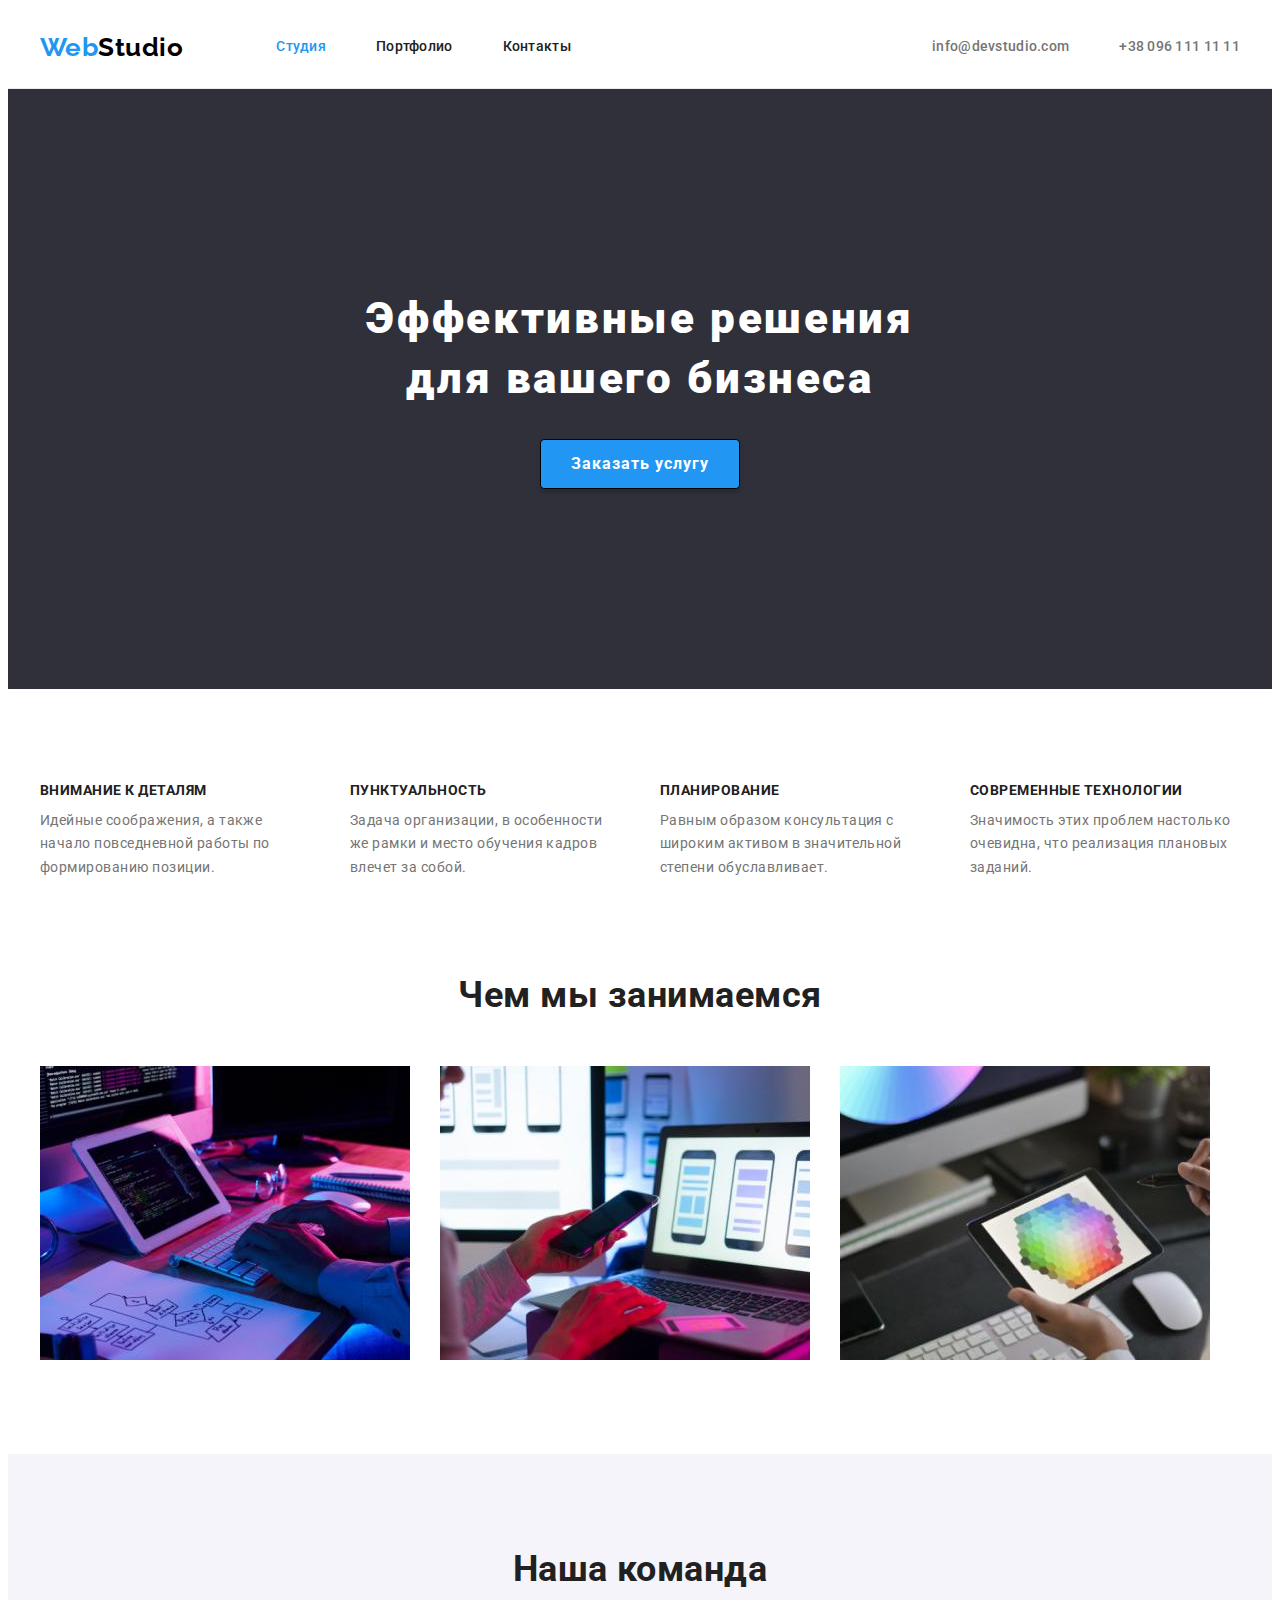
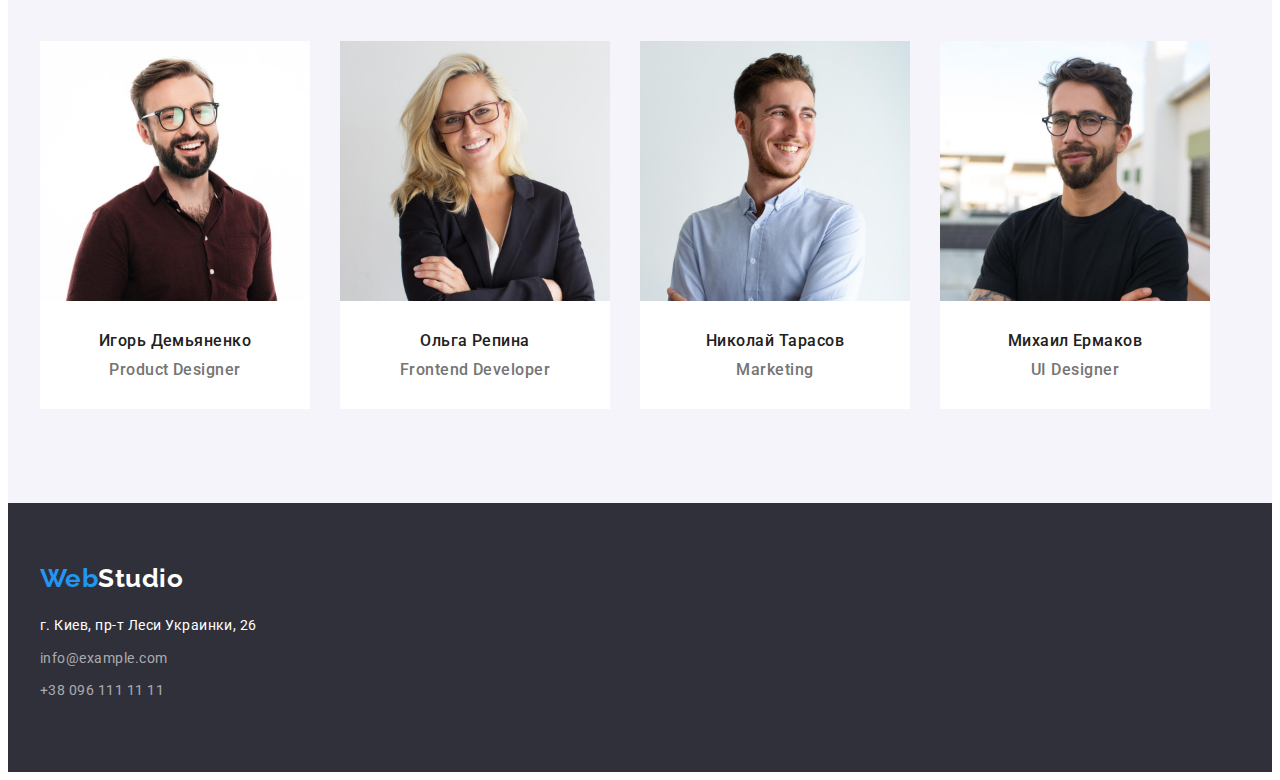
<file: index.html>
<!DOCTYPE html>
<html lang="ru">

<head>
    <meta charset="UTF-8">
    <meta http-equiv="X-UA-Compatible" content="IE=edge">
    <meta name="viewport" content="width=device-width, initial-scale=1.0">
    <title>Document</title>
    <link rel="preconnect" href="https://fonts.googleapis.com">
    <link rel="preconnect" href="https://fonts.gstatic.com" crossorigin>
    <link href="https://fonts.googleapis.com/css2?family=Raleway:wght@700&family=Roboto:wght@400;500;700;900&display=swap"
        rel="stylesheet">
    <link rel="stylesheet" href="https://cdnjs.cloudflare.com/ajax/libs/modern-normalize/1.1.0/modern-normalize.min.css"
        integrity="sha512-wpPYUAdjBVSE4KJnH1VR1HeZfpl1ub8YT/NKx4PuQ5NmX2tKuGu6U/JRp5y+Y8XG2tV+wKQpNHVUX03MfMFn9Q=="
        crossorigin="anonymous" referrerpolicy="no-referrer" />
    <link rel="stylesheet" href="./css/styles.css">
</head>

<body>
    <header class="header-nav">
        <div class="container container-header">
        <nav class="site-nav">
            <a class="webstudio-up link" lang="en" href=""><span class="accent">Web</span>Studio</a>
            <ul class="navigation">
                <li class="navigation-item"><a class="navigation-link accent link" href="./index.html">Студия</a></li>
                <li class="navigation-item"><a class="navigation-link link" href="./portfolio.html">Портфолио</a></li>
                <li class="navigation-item"><a class="navigation-link link" href="">Контакты</a></li>
            </ul>
        </nav>
        <ul class="header-contacts">
            <li class="navigation-item"><a class="header-mail link" lang="en" href="mailto:info@devstudio.com">info@devstudio.com</a></li>
            <li class="navigation-item"><a class="header-phone link" href="tel:+380991111111">+38 096 111 11 11</a></li>
        </ul>
        </div>
    </header>
    <main>
    <section class="hero">
        <div class="container">
            <h1 class="hero-title">Эффективные решения<br>для вашего бизнеса</h1>
            <button type="button" class="button-primary">Заказать услугу</button>
        </div>
    </section>
        
        
    <section class="section">
        <div class="container">
            <h2 class="visually-hidden">Особенности</h2>
            <ul class="features-list">
                <li class="features-item">
                    <h3 class="features-text">Внимание к деталям</h3>
                    <p class="features-description">Идейные соображения, а также начало повседневной работы по
                        формированию позиции.</p>
                </li>
                <li class="features-item">
                    <h3 class="features-text">Пунктуальность</h3>
                    <p class="features-description">Задача организации, в особенности же рамки и место обучения кадров
                        влечет за собой.</p>
                </li>
                <li class="features-item">
                    <h3 class="features-text">Планирование</h3>
                    <p class="features-description">Равным образом консультация с широким активом в значительной степени
                        обуславливает.</p>
                </li>
                <li class="features-item">
                    <h3 class="features-text">Современные технологии</h3>
                    <p class="features-description">Значимость этих проблем настолько очевидна, что реализация плановых
                        заданий.</p>
                </li>
            </ul>
        </div>
        </section>
        
        <section class="section galery-container">
            <div class="container">
            <h2 class="galery">Чем мы занимаемся</h2>
            <ul class="galery-list">
                <li class="galery-item">
                    <img src="./images/box1.jpg" alt="Верстка, рабочий процес" width="370" height="294" />
                </li>
                <li class="galery-item"> 
                    <img src="./images/box2.jpg" alt="Адаптация на смартфон" width="370" height="294" />
                </li>
                <li class="galery-item">
                    <img src="./images/box3.jpg" alt="Подбор цвета на планшете" width="370" height="294" />
                </li> 
            </ul>
            </div>
        </section>
        
        <section class=" section team-container">
            <div class="container">
            <h2 class="team">Наша команда</h2>
            <ul class="team-list">
                <li class="team-item">
                    
                    <img src="./images/img3.jpg" alt="Игорь Демьяненко" width="270" height="260" />
                    
                    <div class="team-person">
                        
                    <h3 class="name">Игорь Демьяненко</h3>
                    <p class="name-description" lang="en">Product Designer</p>
                    </div>
                </li>
                <li class="team-item">
                    
                    <img src="./images/img2.jpg" alt="Ольга Репина" width="270" height="260" />
                    <div class="team-person">
                        <h3 class="name">Ольга Репина</h3>
                        <p class="name-description" lang="en">Frontend Developer</p>
                    </div>
                </li>
                <li class="team-item">
                    
                    <img src="./images/img1.jpg" alt="Николай Тарасов" width="270" height="260" />
                    <div class="team-person">
                    <h3 class="name">Николай Тарасов</h3>
                    <p class="name-description" lang="en">Marketing</p>
                    </div>
                </li>
                <li class="team-item">
                    
                    <img src="./images/img.jpg" alt="Михаил Ермаков" width="270" height="260" />
                    <div class="team-person">
                    <h3 class="name">Михаил Ермаков</h3>
                    <p class="name-description" lang="en">UI Designer</p>
                    </div>
                </li>
            </ul>
            </div>
        </section>
    </main>
    <footer class=" footer-container">
        <div class="container">
        <a class="webstudio-down link" lang="en" href=""><span class="accent">Web</span>Studio</a>
        <address class="contacts">
            <ul class="contacts-list">
                <li class="contacts-item contacts-light">г. Киев, пр-т Леси Украинки, 26</li>
                <li class="contacts-item"><a class="contacts-dark link" lang="en" href="mailto:info@example.com">info@example.com</a></li>
                <li class="contacts-item"><a class="contacts-dark link" href="tel:+380991111111">+38 096 111 11 11</a></li>
            </ul>
        </address>
        </div>
    </footer>
</body>
</html>
</file>
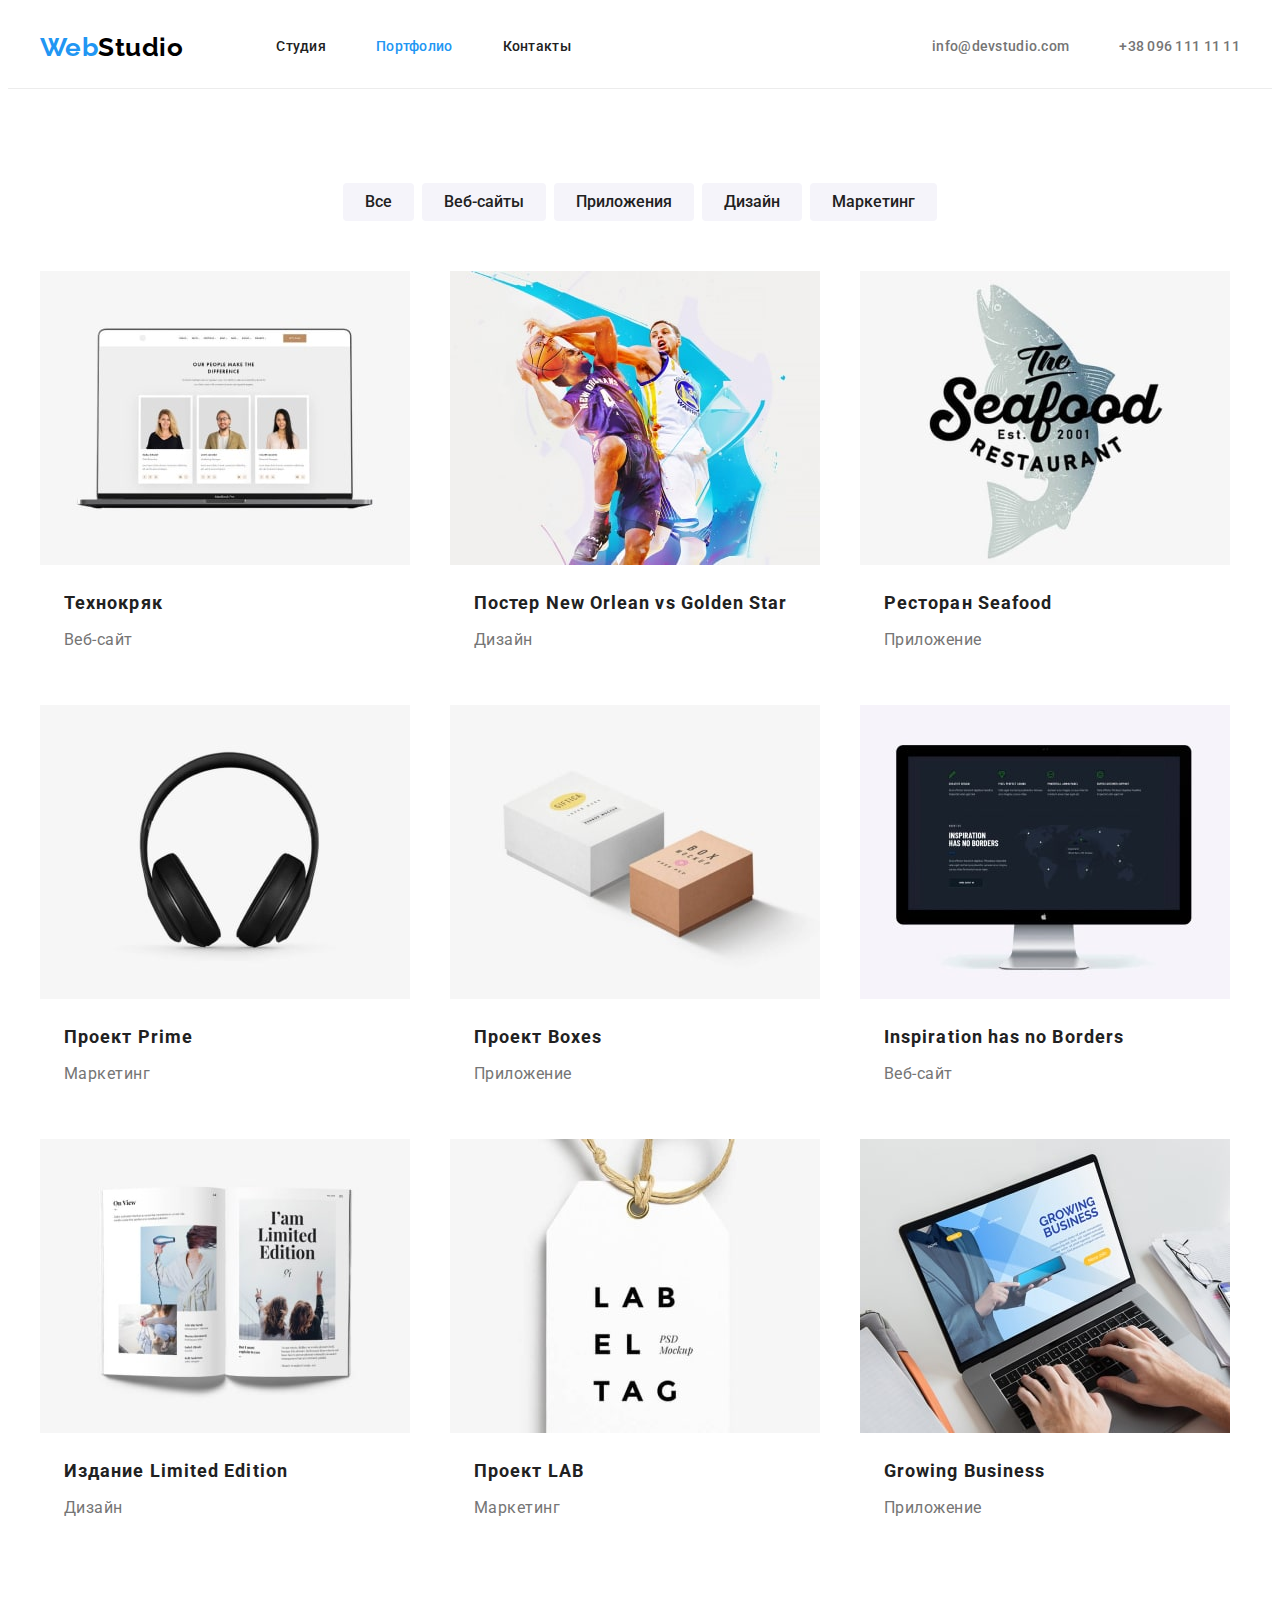
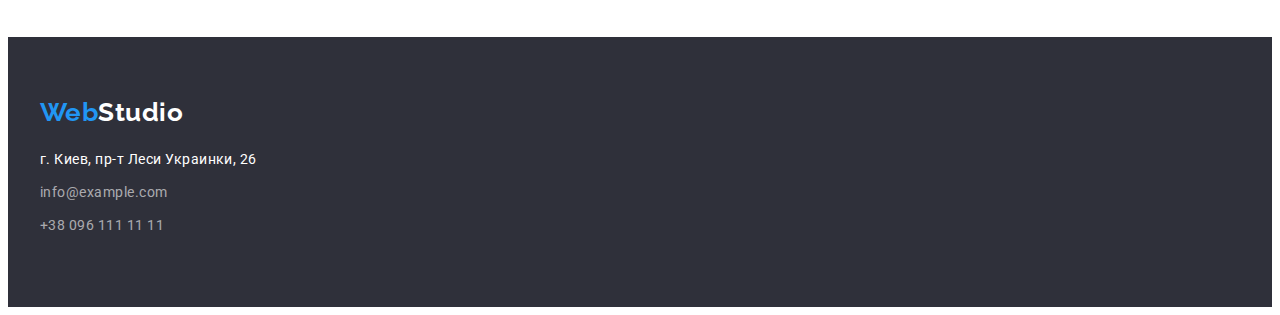
<file: portfolio.html>
<!DOCTYPE html>
<html lang="ru">

<head>
    <meta charset="UTF-8">
    <meta http-equiv="X-UA-Compatible" content="IE=edge">
    <meta name="viewport" content="width=device-width, initial-scale=1.0">
    <title>Document</title>
    <link rel="preconnect" href="https://fonts.googleapis.com">
    <link rel="preconnect" href="https://fonts.gstatic.com" crossorigin>
    <link
        href="https://fonts.googleapis.com/css2?family=Raleway:wght@700&family=Roboto:wght@400;500;700;900&display=swap"
        rel="stylesheet">
    <link rel="stylesheet" href="https://cdnjs.cloudflare.com/ajax/libs/modern-normalize/1.1.0/modern-normalize.min.css"
        integrity="sha512-wpPYUAdjBVSE4KJnH1VR1HeZfpl1ub8YT/NKx4PuQ5NmX2tKuGu6U/JRp5y+Y8XG2tV+wKQpNHVUX03MfMFn9Q=="
        crossorigin="anonymous" referrerpolicy="no-referrer" />
    <link rel="stylesheet" href="./css/styles.css">
</head>

<body>
    <header class="header-nav">
        <div class="container container-header">
            <nav class="site-nav">
                <a class="webstudio-up link" lang="en" href=""><span class="accent">Web</span>Studio</a>
                <ul class="navigation">
                    <li class="navigation-item"><a class="navigation-link link" href="./index.html">Студия</a></li>
                    <li class="navigation-item"><a class="navigation-link accent link" href="./portfolio.html">Портфолио</a></li>
                    <li class="navigation-item"><a class="navigation-link link" href="">Контакты</a></li>
                </ul>
            </nav>
            <ul class="header-contacts">
                <li class="navigation-item"><a class="header-mail link" lang="en"
                        href="mailto:info@devstudio.com">info@devstudio.com</a></li>
                <li class="navigation-item"><a class="header-phone link" href="tel:+380991111111">+38 096 111 11 11</a></li>
            </ul>
        </div>
    </header>
    <main>
        <section class="section">
            <div class="container">
            <h1 class="portfolio visually-hidden">Портфолио</h1>
            <ul class="filter-list list">
                <li class="item"><button type="button" class="button-secondary">Все</button></li>
                <li class="item"><button type="button" class="button-secondary">Веб-сайты</button></li>
                <li class="item"><button type="button" class="button-secondary">Приложения</button></li>
                <li class="item"><button type="button" class="button-secondary">Дизайн</button></li>
                <li class="item"><button type="button" class="button-secondary">Маркетинг</button></li>
            </ul>
        
            <ul class="projects list">
                <li class="projects-item">
                    <img src="./images/page21-min.jpg" alt="Технокряк" width="370" height="294" />
                    <div class="projects-title">
                        <h2 class="title-page-two">Технокряк</h2>
                        <p class="description-page-two">Веб-сайт</p>
                    </div>
                </li>
                <li class="projects-item">
                    <img src="./images/page22-min.jpg" alt="Постер New Orlean vs Golden Star" width="370"
                        height="294" />
                        <div class="projects-title">
                        <h2 class="title-page-two">Постер New Orlean vs Golden Star</h2>
                        <p class="description-page-two">Дизайн</p>
                    </div>
                </li>
                <li class="projects-item">
                    <img src="./images/page23-min.jpg" alt="Ресторан Seafood" width="370" height="294" />
                    <div class="projects-title">
                        <h2 class="title-page-two">Ресторан Seafood</h2>
                    <p class="description-page-two">Приложение</p>
                    </div>
                </li>
                <li class="projects-item">
                    <img src="./images/page24-min.jpg" alt="Проект Prime" width="370" height="294" />
                    <div class="projects-title">
                        <h2 class="title-page-two">Проект Prime</h2>
                    <p class="description-page-two">Маркетинг</p>
                    </div>
                </li>
                <li class="projects-item">
                    <img src="./images/page25-min.jpg" alt="Проект Boxes" width="370" height="294" />
                    <div class="projects-title">
                        <h2 class="title-page-two">Проект Boxes</h2>
                    <p class="description-page-two">Приложение</p>
                    </div>
                </li>
                <li class="projects-item">
                    <img src="./images/page26-min.jpg" alt="Inspiration has no Borders" width="370" height="294" />
                    <div class="projects-title">
                        <h2 class="title-page-two">Inspiration has no Borders</h2>
                    <p class="description-page-two">Веб-сайт</p>
                    </div>
                </li>
                <li class="projects-item">
                    <img src="./images/page27-min.jpg" alt="Издание Limited Edition" width="370" height="294" />
                    <div class="projects-title">
                        <h2 class="title-page-two">Издание Limited Edition</h2>
                    <p class="description-page-two">Дизайн</p>
                    </div>
                </li>
                <li class="projects-item">
                    <img src="./images/page28-min.jpg" alt="Проект LAB" width="370" height="294" />
                    <div class="projects-title">
                        <h2 class="title-page-two">Проект LAB</h2>
                    <p class="description-page-two">Маркетинг</p>
                    </div>
                </li>
                <li class="projects-item">
                    <img src="./images/page29-min.jpg" alt="Growing Business" width="370" height="294" />
                    <div class="projects-title">
                    <h2 class="title-page-two">Growing Business</h2>
                    <p class="description-page-two">Приложение</p>
                    </div>
                </li>
            </ul>
            </div>
        </section>
    </main>
    <footer class=" footer-container">
        <div class="container">
            <a class="webstudio-down link" lang="en" href=""><span class="accent">Web</span>Studio</a>
            <address class="contacts">
                <ul class="contacts-list">
                    <li class="contacts-item contacts-light">г. Киев, пр-т Леси Украинки, 26</li>
                    <li class="contacts-item"><a class="contacts-dark link" lang="en"
                            href="mailto:info@example.com">info@example.com</a></li>
                    <li class="contacts-item"><a class="contacts-dark link" href="tel:+380991111111">+38 096 111 11 11</a>
                    </li>
                </ul>
            </address>
        </div>
    </footer>
</body>
</html>
</file>
<file: css/styles.css>
:root {
  --primary-text-color: #757575;
  --secondary-text-color: #212121;
  --primary-bg-color: #e5e5e5;
  --title-text-color: #212121;
  --accent-color: #2196f3;
  --primary-white-color: #ffffff;
  --section-bg-colr: #2f303a;
  --primary-black-color: #000000;
  --hero-bg-color: #2f303a;
  --footer-contacts-color: rgba(255, 255, 255, 0.6);
  --button-bg-color: #f5f4fa;
}
p,
h1,
h2,
h3,
h4,
h5 {
  margin: 0;
}
ul {
  margin: 0;
  padding: 0;
  list-style: none;
}
button {
  cursor: pointer;
}
img {
  height: auto;
  display: block;
  max-width: 100%;
}

body {
  font-family: Roboto, sans-serif;
  letter-spacing: 0.03em;
  background-color: var(--primary-white-color);
  color: var(--primary-text-color);
}

.container {
  width: 1200px;
  padding-left: 15px;
  padding-right: 15px;
  margin: 0 auto;
}

.link {
  text-decoration: none;
}

.visually-hidden {
  position: absolute;
  white-space: nowrap;
  width: 1px;
  height: 1px;
  overflow: hidden;
  border: 0;
  padding: 0;
  clip: rect(0 0 0 0);
  clip-path: inset(50%);
  margin: -1px;
}
.section {
  padding-top: 94px;
  padding-bottom: 94px;
}
/* ----------------header----------------*/

.accent {
  color: var(--accent-color);
}

.header-nav {
  padding-top: 24px;
  padding-bottom: 25px;
  border-bottom: 1px solid #ececec;
}
.webstudio-up {
  color: var(--primary-black-color);
  font-family: Raleway;
  font-weight: 700;
  font-size: 26px;
  line-height: 1.19;
}

.site-nav {
  display: flex;
  align-items: center;
}

.navigation {
  display: flex;
  margin-left: 93px;

  font-weight: 500;
  font-size: 14px;
  line-height: 1.14;
  letter-spacing: 0.02em;
}

.header-contacts {
  display: flex;
  margin-left: auto;
  align-items: center;
  font-weight: 500;
  font-size: 14px;
  line-height: 1.14;
  letter-spacing: 0.02em;
}
.container-header {
  display: flex;
}
.navigation .navigation-item {
  margin-right: 50px;
}

.navigation .navigation-item:last-child {
  margin-right: 0;
}
.header-contacts .navigation-item {
  margin-right: 50px;
}

.header-contacts .navigation-item:last-child {
  margin-right: 0;
}

.header-mail,
.header-phone {
  color: var(--primary-text-color);
}

.navigation-link {
  color: var(--title-text-color);
}
.navigation .accent {
  color: var(--accent-color);
}
.navigation-link:hover,
.navigation-link:focus {
  color: var(--accent-color);
}

.header-mail:hover,
.header-mail:focus,
.header-phone:focus,
.header-phone:hover {
  color: var(--accent-color);
}

/* ----------------main----------------*/

.hero {
  padding: 200px 0;
  text-align: center;
  background-color: var(--hero-bg-color);
}
.hero-title {
  text-align: center;
  margin-right: 0;

  color: var(--primary-white-color);
  font-weight: 900;
  font-size: 44px;
  line-height: 1.36;

  letter-spacing: 0.06em;
}

.features-list {
  display: flex;
  justify-content: space-between;
}
.filter-list .features-item:last-child {
  margin-right: 0;
}

.button-primary {
  width: 200px;
  min-height: 50px;
  margin-top: 30px;
  border: 1px solid #000000;

  box-shadow: 0px 4px 4px rgba(0, 0, 0, 0.15);
  border-radius: 4px;
  color: var(--primary-white-color);
  background-color: var(--accent-color);

  font-family: Roboto, sans-serif;
  font-weight: 700;
  font-size: 16px;
  line-height: 1.88;
  align-items: center;
  text-align: center;
  letter-spacing: 0.06em;
}
.filter-list .button-secondary:last-child {
  margin-right: 0;
}

.button-primary:hover {
  background-color: #188ce8;
}
/* ----------------features----------------*/
.features-text {
  font-weight: 700;
  font-size: 14px;
  line-height: 1.14;
  color: var(--secondary-text-color);
  text-transform: uppercase;
}
.features-item .features-description {
  margin-top: 10px;
  font-size: 14px;
  line-height: 1.71;
}

.features-item {
  width: 270px;
}

.team,
.galery {
  font-weight: 700;
  font-size: 36px;
  line-height: 1.17;
  text-align: center;
  color: var(--secondary-text-color);
}

.galery-container {
  padding-top: 0;
}

.galery-item {
  margin-right: 30px;
}

.galery-list .galery-item:last-child {
  margin-right: 0;
}

.galery-list {
  display: flex;
  margin-top: 50px;
}
.team-container {
  background-color: var(--button-bg-color);
}
.team-list {
  display: flex;

  margin-top: 50px;
  text-align: center;
}
.team-item {
  background-color: var(--primary-white-color);
  margin-right: 30px;
  font-weight: 500;
  font-size: 16px;
  line-height: 1.19;
}
.team-list .team-item:last-child {
  margin-right: 0;
}

.team {
  text-align: center;
}

.team-person {
  padding: 30px 0;
}
.name {
  margin-bottom: 10px;

  font-weight: 500;
  font-size: 16px;
  line-height: 1.19;
  color: var(--secondary-text-color);
}
.name-description {
  font-size: 16px;
  line-height: 1.19;
}
/* ----------------footer----------------*/

.footer-container {
  background: var(--hero-bg-color);
  padding-top: 60px;
  padding-bottom: 60px;
}

.webstudio-down {
  color: var(--primary-white-color);
  font-family: Raleway;
  font-weight: 700;
  font-size: 26px;
  line-height: 1.19;
}

.contacts-item {
  margin-bottom: 9px;
}

.contacts-list .contacts-item:last-child {
  padding-bottom: 0;
}

.contacts {
  margin-top: 20px;
}
.contacts-list {
  font-family: inherit;
  font-style: normal;
  font-size: 14px;
  line-height: 1.71;
}

.contacts-light {
  color: var(--primary-white-color);
}

.contacts-dark {
  color: var(--footer-contacts-color);
}

.contacts-dark:hover,
.contacts-dark:focus {
  color: var(--accent-color);
}

/* ----------------second page----------------*/

/* ----------------Portfolio----------------*/

.button-secondary {
  padding: 6px 22px 6px 22px;
  border: 0px;
  border-radius: 4px;

  font-weight: 500;
  font-size: 16px;
  line-height: 1.63;
  text-align: center;
  color: var(--secondary-text-color);
  background-color: var(--button-bg-color);
  font-family: Roboto, sans-serif;
}
.button-secondary:hover {
  color: var(--primary-white-color);
  background-color: var(--accent-color);
}

.item {
  margin-right: 8px;
}

.filter-list .item:last-child {
  margin-right: 0;
}

.filter-list {
  display: flex;
  justify-content: center;
}

/* ----------------Project list----------------*/
.title-page-two {
  margin-bottom: 4px;

  color: var(--title-text-color);
  font-weight: 700;
  font-size: 18px;
  line-height: 2;
  letter-spacing: 0.06em;
}
.projects-title {
  padding: 20px 24px;
}

.description-page-two {
  font-size: 16px;
  line-height: 1.88;
}

.projects {
  display: flex;
  flex-wrap: wrap;
  margin-top: 50px;
  margin-left: -30px;
  margin-bottom: -30px;
}
.projects-item {
  flex-basis: calc((100% - 3 * 30px) / 3);
  margin-left: 30px;
  margin-bottom: 30px;
}
</file>
